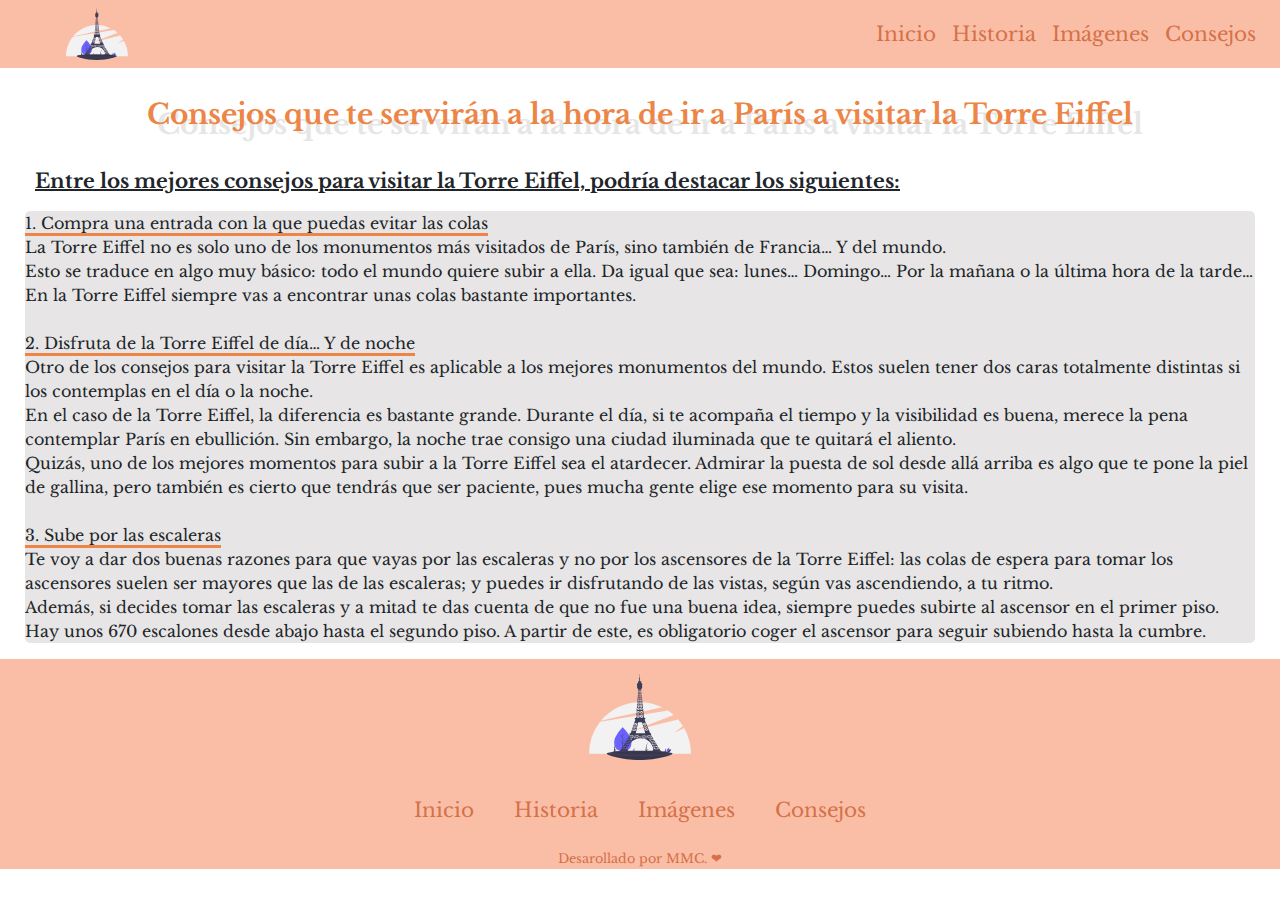
<file: pages/consejos.html>
<!DOCTYPE html>
<html lang="en">
<head>
    <meta charset="UTF-8">
    <meta name="viewport" content="width=device-width, initial-scale=1.0">
    <link rel="stylesheet" href="https://stackpath.bootstrapcdn.com/bootstrap/4.5.2/css/bootstrap.min.css"
    integrity="sha384-JcKb8q3iqJ61gNV9KGb8thSsNjpSL0n8PARn9HuZOnIxN0hoP+VmmDGMN5t9UJ0Z" crossorigin="anonymous">
    <link rel="stylesheet" href="https://cdnjs.cloudflare.com/ajax/libs/animate.css/4.1.1/animate.min.css"/>
  <link rel="stylesheet" href="../css/consejos.css">
    <title>Imágenes</title>
    <link rel="icon" type="image/png" href="../img/building_eiffel_landmark_paris_tower_icon_123148.png">
</head>
<body>
    <nav class="navbar navbar-expand-lg navbar-light">
        <img class="img-logo" src="../img/torre.svg" alt="logo">
        <button class="navbar-toggler" type="button" data-toggle="collapse" data-target="#navbarNavAltMarkup"
          aria-controls="navbarNavAltMarkup" aria-expanded="false" aria-label="Toggle navigation">
          <span class="navbar-toggler-icon"></span>
        </button>
        <div class="collapse navbar-collapse" id="navbarNavAltMarkup">
          <div class="navbar-nav ml-auto ">
            <a class="nav-link nav-link animate__animated animate__shakeY" href="../index.html">Inicio</a>
            <a class="nav-link nav-link animate__animated animate__shakeY animate__delay-2s" href="../pages/historia.html">Historia</a>
            <a class="nav-link nav-link animate__animated animate__shakeY animate__delay-3s" href="../pages/imagenes.html">Imágenes</a>
            <a class="nav-link nav-link animate__animated animate__shakeY animate__delay-4s" href="../pages/consejos.html">Consejos</a>
          </div>
        </div>
    </nav>
    <main class="contenido">
        <div class="col-12">
            <h3 class="titulo-principal animate__animated animate__fadeInTopRight">Consejos que te servirán a la hora de ir a París a visitar la Torre Eiffel</h3>
            <h5 class="subtitulo animate__animated animate__fadeInTopLeft">Entre los mejores consejos para visitar la Torre Eiffel, podría destacar los siguientes:</h5>
            <p class="parrafo animate__animated animate__rotateIn">
                <span class="item animate__animated animate__rotateInDownLeft animate__delay-1s">1. Compra una entrada con la que puedas evitar las colas <br></span>
                La Torre Eiffel no es solo uno de los monumentos más visitados de París, sino también de Francia… Y del mundo. <br>
                Esto se traduce en algo muy básico: todo el mundo quiere subir a ella. Da igual que sea: lunes… Domingo… Por la mañana o la última hora de la tarde…
                En la Torre Eiffel siempre vas a encontrar unas colas bastante importantes. <br><br>
                <span class="item animate__animated animate__rotateInDownRight animate__delay-2s">2. Disfruta de la Torre Eiffel de día… Y de noche</span> <br>
                Otro de los consejos para visitar la Torre Eiffel es aplicable a los mejores monumentos del mundo. Estos suelen tener dos caras totalmente distintas si los contemplas en el día o la noche. <br>
                En el caso de la Torre Eiffel, la diferencia es bastante grande. Durante el día, si te acompaña el tiempo y la visibilidad es buena, merece la pena contemplar París en ebullición. Sin embargo, la noche trae consigo una ciudad iluminada que te quitará el aliento. <br>
                Quizás, uno de los mejores momentos para subir a la Torre Eiffel sea el atardecer. Admirar la puesta de sol desde allá arriba es algo que te pone la piel de gallina, pero también es cierto que tendrás que ser paciente, pues mucha gente elige ese momento para su visita. <br> <br>
                <span class="item animate__animated animate__rotateInDownLeft animate__delay-3s">3. Sube por las escaleras</span> <br>
                Te voy a dar dos buenas razones para que vayas por las escaleras y no por los ascensores de la Torre Eiffel: las colas de espera para tomar los ascensores suelen ser mayores que las de las escaleras; y puedes ir disfrutando de las vistas, según vas ascendiendo, a tu ritmo. <br>
                Además, si decides tomar las escaleras y a mitad te das cuenta de que no fue una buena idea, siempre puedes subirte al ascensor en el primer piso. <br>
                Hay unos 670 escalones desde abajo hasta el segundo piso. A partir de este, es obligatorio coger el ascensor para seguir subiendo hasta la cumbre. <br>
            </p>
        </div>

    </main>



    <footer class="text-center">
        <img class="img-logo" src="../img/torre.svg" alt="logo">
        <div class="navbar-nav text-center">
          <a class="nav-link" href="../index.html">Inicio</a>
          <a class="nav-link" href="../pages/historia.html">Historia</a>
          <a class="nav-link" href="../pages/imagenes.html">Imágenes</a>
          <a class="nav-link" href="../pages/consejos.html">Consejos</a>
        </div>
        <small class="footer-nombre">Desarollado por MMC. ❤</small>
    </footer>
    
    
    
    
    
    
    <script src="https://code.jquery.com/jquery-3.5.1.slim.min.js"
        integrity="sha384-DfXdz2htPH0lsSSs5nCTpuj/zy4C+OGpamoFVy38MVBnE+IbbVYUew+OrCXaRkfj"
        crossorigin="anonymous"></script>
    <script src="https://cdn.jsdelivr.net/npm/popper.js@1.16.1/dist/umd/popper.min.js"
        integrity="sha384-9/reFTGAW83EW2RDu2S0VKaIzap3H66lZH81PoYlFhbGU+6BZp6G7niu735Sk7lN"
        crossorigin="anonymous"></script>
    <script src="https://stackpath.bootstrapcdn.com/bootstrap/4.5.2/js/bootstrap.min.js"
        integrity="sha384-B4gt1jrGC7Jh4AgTPSdUtOBvfO8shuf57BaghqFfPlYxofvL8/KUEfYiJOMMV+rV"
        crossorigin="anonymous"></script>
</body>
</html>
</file>
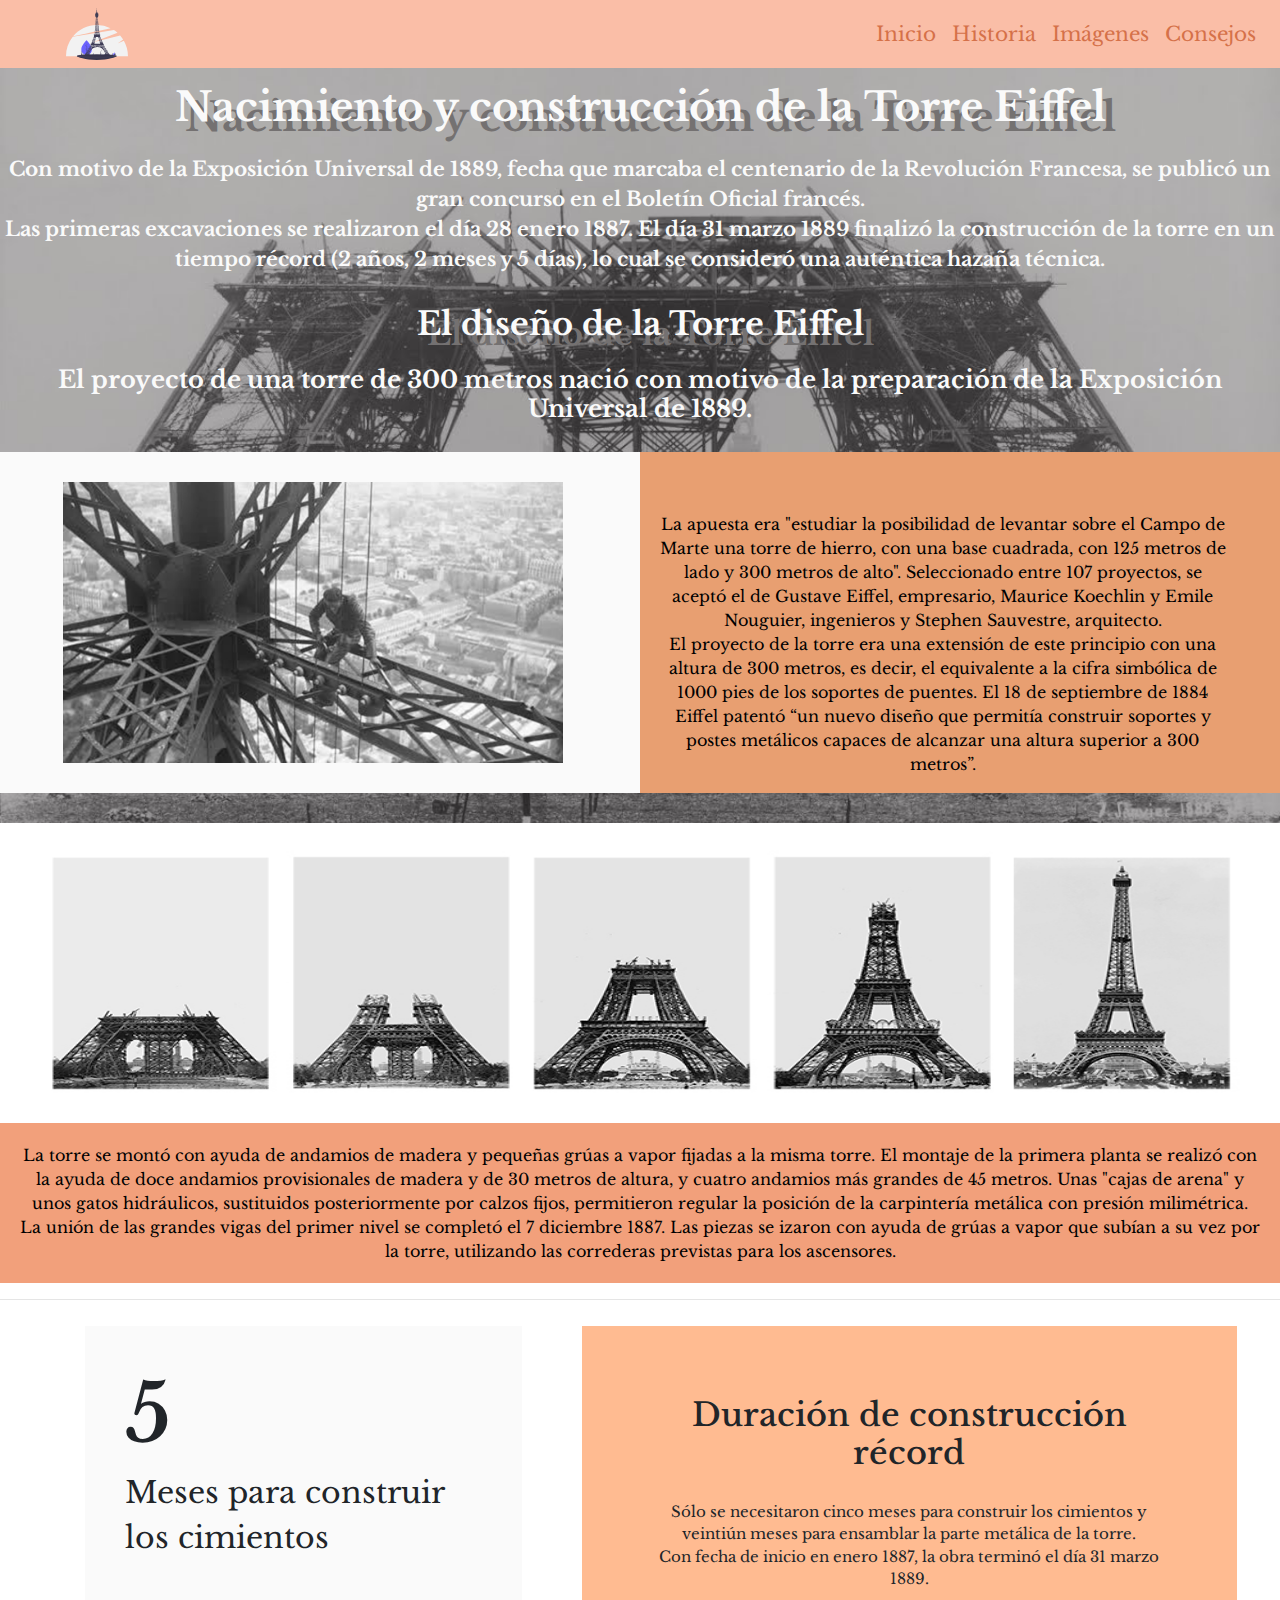
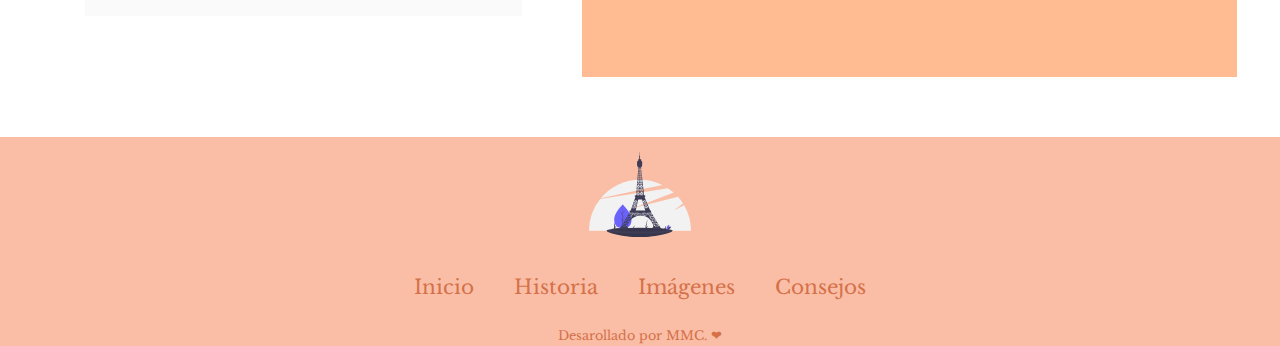
<file: pages/historia.html>
<!DOCTYPE html>
<html lang="en">

<head>
  <meta charset="UTF-8">
  <meta name="viewport" content="width=device-width, initial-scale=1.0">
  <link rel="stylesheet" href="https://stackpath.bootstrapcdn.com/bootstrap/4.5.2/css/bootstrap.min.css"
    integrity="sha384-JcKb8q3iqJ61gNV9KGb8thSsNjpSL0n8PARn9HuZOnIxN0hoP+VmmDGMN5t9UJ0Z" crossorigin="anonymous">
    <link rel="stylesheet" href="https://cdnjs.cloudflare.com/ajax/libs/animate.css/4.1.1/animate.min.css"/>
  <link rel="stylesheet" href="../css/historia.css">
  <title>Historia</title>
  <link rel="icon" type="image/png" href="../img/building_eiffel_landmark_paris_tower_icon_123148.png">
</head>

<body>
  <nav class="navbar navbar-expand-lg navbar-light">
    <img class="img-logo" src="../img/torre.svg" alt="logo">
    <button class="navbar-toggler" type="button" data-toggle="collapse" data-target="#navbarNavAltMarkup"
      aria-controls="navbarNavAltMarkup" aria-expanded="false" aria-label="Toggle navigation">
      <span class="navbar-toggler-icon"></span>
    </button>
    <div class="collapse navbar-collapse" id="navbarNavAltMarkup">
      <div class="navbar-nav ml-auto ">
        <a class="nav-link animate__animated animate__shakeY " href="../index.html">Inicio</a>
        <a class="nav-link animate__animated animate__shakeY animate__delay-2s" href="../pages/historia.html">Historia</a>
        <a class="nav-link  animate__animated animate__shakeY animate__delay-3s" href="../pages/imagenes.html">Imágenes</a>
        <a class="nav-link  animate__animated animate__shakeY animate__delay-4s" href="../pages/consejos.html">Consejos</a>
      </div>
    </div>
  </nav>
  <main class="contenido text-center justify-content-center">
    <section id="historia">
      <div class="text-center">
        <h1 class="titulo-historia animate__animated animate__backInDown">Nacimiento y construcción de la Torre Eiffel</h1>
        <P class="parrafo-historia animate__animated animate__backInUp animate__delay-2s">Con motivo de la Exposición Universal de 1889, fecha que marcaba el centenario
          de la Revolución Francesa, se publicó un gran concurso en el Boletín Oficial francés. <br>
          Las primeras excavaciones se realizaron el día 28 enero 1887. El día 31 marzo 1889 finalizó la construcción
          de la torre en un tiempo récord (2 años, 2 meses y 5 días), lo cual se consideró una auténtica hazaña
          técnica.</P>
        <h2 class="titulo-historia animate__animated animate__backInDown">El diseño de la Torre Eiffel</h2>
        <h4 class="subtitulo-historia animate__animated animate__backInUp animate__delay-2s">El proyecto de una torre de 300 metros nació con motivo de la preparación de la
          Exposición Universal de 1889.</h4>
        <div class="row">
          <div class="left col-md-6 text-center justify-content-center">
            <img src="../img/construcc.jpg" class="img-construccion animate__animated animate__backInLeft" alt="construcción">
          </div>
          <div class="right col-md-6 text-center justify-content-center">
            <p class="parrafo-secundario animate__animated animate__backInRight">La apuesta era "estudiar la posibilidad de levantar sobre el Campo de Marte
              una
              torre de hierro, con una base cuadrada, con 125 metros de lado y 300 metros de alto". Seleccionado entre
              107
              proyectos, se aceptó el de Gustave Eiffel, empresario, Maurice Koechlin y Emile Nouguier, ingenieros y
              Stephen Sauvestre, arquitecto. </br>

              El proyecto de la torre era una extensión de este principio con una altura de 300 metros, es decir, el
              equivalente a la cifra simbólica de 1000 pies de los soportes de puentes. El 18 de septiembre de 1884
              Eiffel
              patentó “un nuevo diseño que permitía construir soportes y postes metálicos capaces de alcanzar una altura
              superior a 300 metros”.</p>
          </div>
        </div>
        <img class="img-torre img-fluid" src="../img/eiffel.jpg" alt="Torre">
        <p class="parrafo-secundario2">La torre se montó con ayuda de andamios de madera y pequeñas grúas a vapor
          fijadas
          a la misma torre.

          El montaje de la primera planta se realizó con la ayuda de doce andamios provisionales de madera y de 30
          metros de altura, y cuatro andamios más grandes de 45 metros.

          Unas "cajas de arena" y unos gatos hidráulicos, sustituidos posteriormente por calzos fijos, permitieron
          regular la posición de la carpintería metálica con presión milimétrica.

          La unión de las grandes vigas del primer nivel se completó el 7 diciembre 1887. Las piezas se izaron con ayuda
          de grúas a vapor que subían a su vez por la torre, utilizando las correderas previstas para los ascensores.
        </p>
        <hr>
        <div class="row ">
          <div class="col-md-4 numero">
            <h2 class="numero-meses">5</h2>
            <p class="meses">Meses para construir los cimientos</p>
          </div>
          <div class="col-md-6 duracion">
            <h2 class="titulo-duracion">Duración de construcción récord</h2>
            <p class="texto-duracion">Sólo se necesitaron cinco meses para construir los cimientos y veintiún meses para
              ensamblar la parte metálica de la torre. </br>
              Con fecha de inicio en enero 1887, la obra terminó el día 31 marzo 1889.
            </p>
          </div>
        </div>
      </div>
    </section>
  </main>
  <footer class="text-center">
    <img class="img-logo" src="../img/torre.svg" alt="logo">
    <div class="navbar-nav text-center">
      <a class="nav-link" href="../index.html">Inicio</a>
      <a class="nav-link" href="../pages/historia.html">Historia</a>
      <a class="nav-link" href="../pages/imagenes.html">Imágenes</a>
      <a class="nav-link" href="../pages/consejos.html">Consejos</a>
    </div>
    <small class="footer-nombre">Desarollado por MMC. ❤</small>
  </footer>






  <script src="https://code.jquery.com/jquery-3.5.1.slim.min.js"
    integrity="sha384-DfXdz2htPH0lsSSs5nCTpuj/zy4C+OGpamoFVy38MVBnE+IbbVYUew+OrCXaRkfj"
    crossorigin="anonymous"></script>
  <script src="https://cdn.jsdelivr.net/npm/popper.js@1.16.1/dist/umd/popper.min.js"
    integrity="sha384-9/reFTGAW83EW2RDu2S0VKaIzap3H66lZH81PoYlFhbGU+6BZp6G7niu735Sk7lN"
    crossorigin="anonymous"></script>
  <script src="https://stackpath.bootstrapcdn.com/bootstrap/4.5.2/js/bootstrap.min.js"
    integrity="sha384-B4gt1jrGC7Jh4AgTPSdUtOBvfO8shuf57BaghqFfPlYxofvL8/KUEfYiJOMMV+rV"
    crossorigin="anonymous"></script>
</body>

</html>
</file>
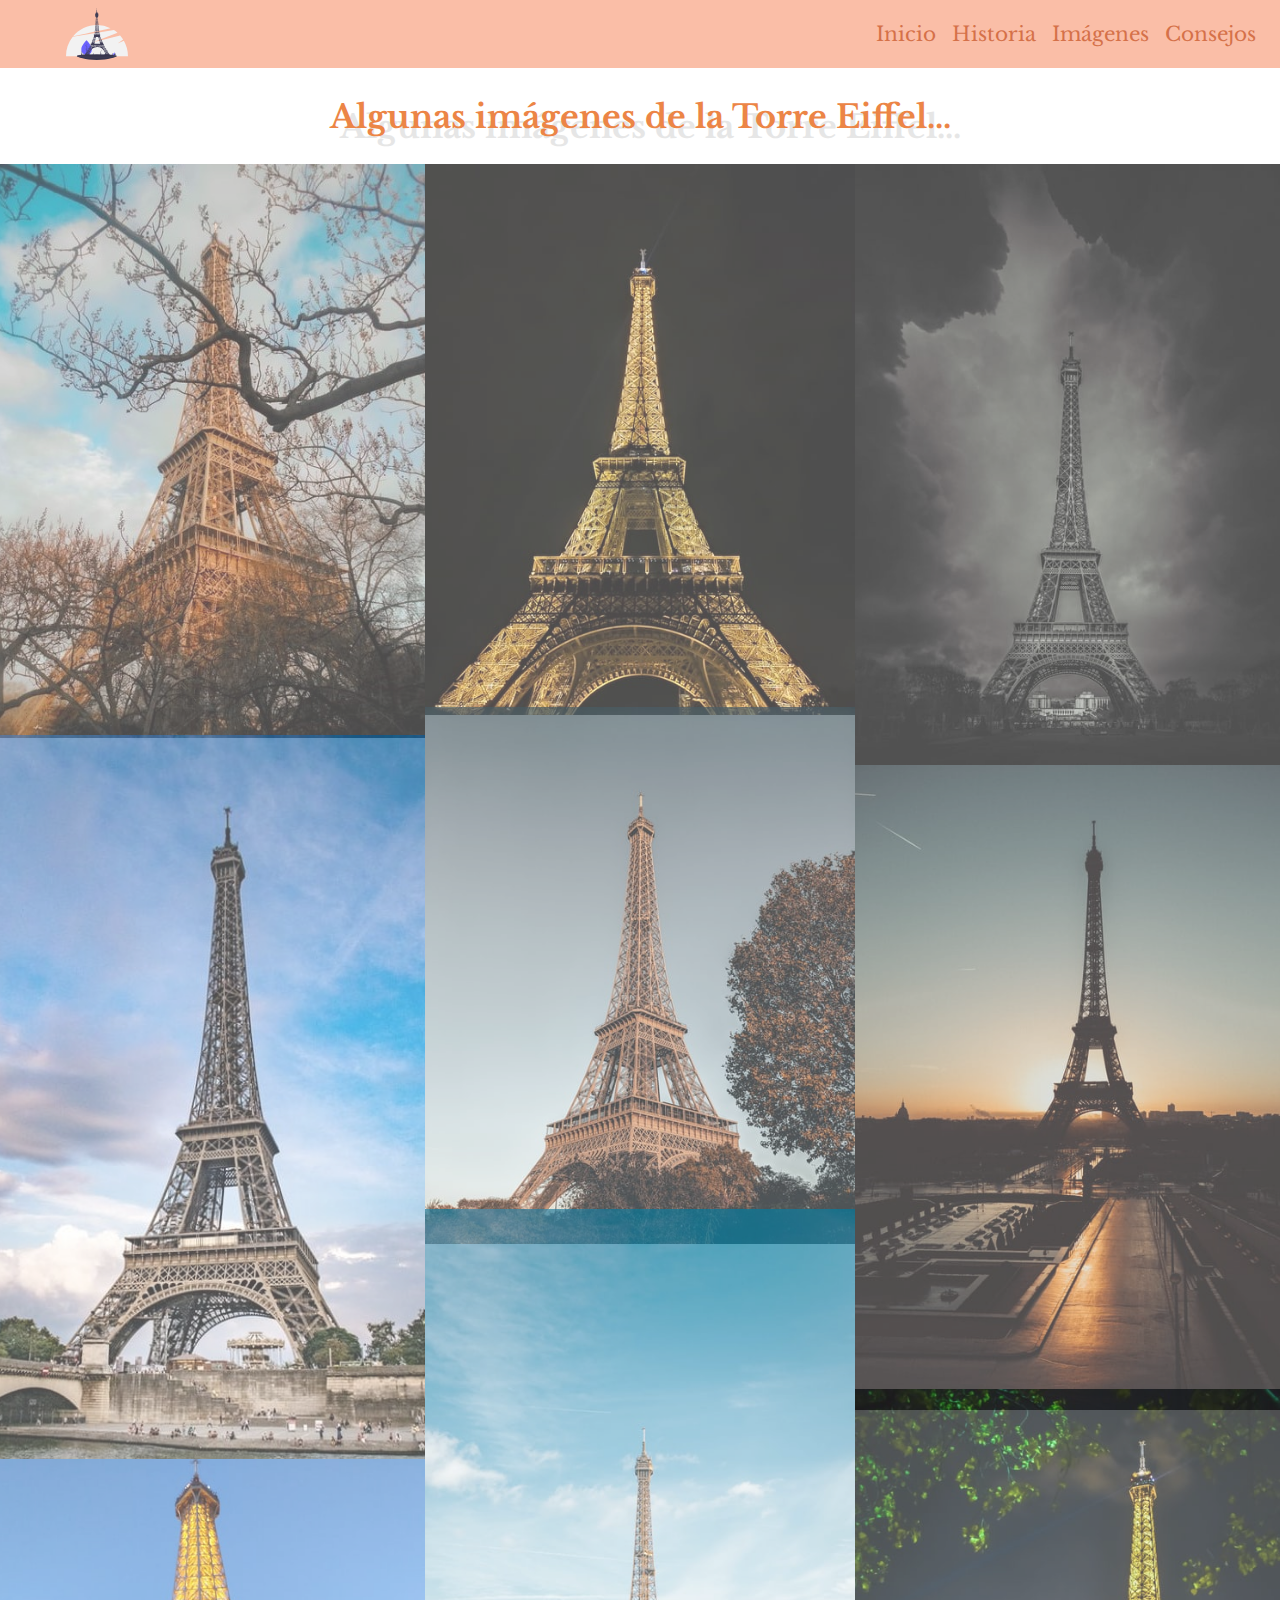
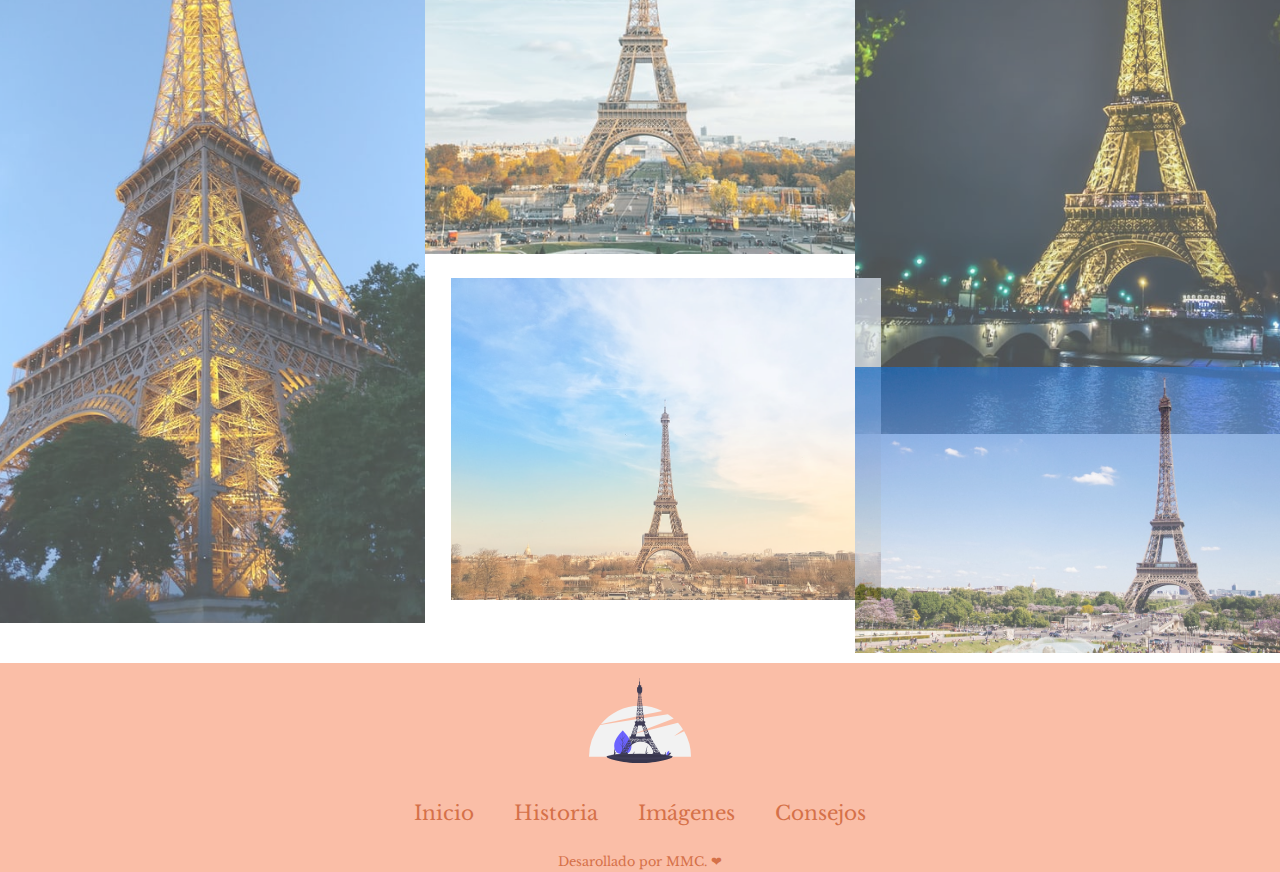
<file: pages/imagenes.html>
<!DOCTYPE html>
<html lang="en">
<head>
    <meta charset="UTF-8">
    <meta name="viewport" content="width=device-width, initial-scale=1.0">
    <link rel="stylesheet" href="https://stackpath.bootstrapcdn.com/bootstrap/4.5.2/css/bootstrap.min.css"
    integrity="sha384-JcKb8q3iqJ61gNV9KGb8thSsNjpSL0n8PARn9HuZOnIxN0hoP+VmmDGMN5t9UJ0Z" crossorigin="anonymous">
    <link rel="stylesheet" href="https://cdnjs.cloudflare.com/ajax/libs/animate.css/4.1.1/animate.min.css"/>
    <link rel="stylesheet" href="../css/imagenes.css">
    <title>Imágenes</title>
    <link rel="icon" type="image/png" href="../img/building_eiffel_landmark_paris_tower_icon_123148.png">
</head>
<body>
    <nav class="navbar navbar-expand-lg navbar-light">
        <img class="img-logo" src="../img/torre.svg" alt="logo">
        <button class="navbar-toggler" type="button" data-toggle="collapse" data-target="#navbarNavAltMarkup"
          aria-controls="navbarNavAltMarkup" aria-expanded="false" aria-label="Toggle navigation">
          <span class="navbar-toggler-icon"></span>
        </button>
        <div class="collapse navbar-collapse" id="navbarNavAltMarkup">
          <div class="navbar-nav ml-auto ">
            <a class="nav-link nav-link animate__animated animate__shakeY" href="../index.html">Inicio</a>
            <a class="nav-link nav-link animate__animated animate__shakeY animate__delay-2s" href="../pages/historia.html">Historia</a>
            <a class="nav-link nav-link animate__animated animate__shakeY animate__delay-3s" href="../pages/imagenes.html">Imágenes</a>
            <a class="nav-link nav-link animate__animated animate__shakeY animate__delay-4s" href="../pages/consejos.html">Consejos</a>
          </div>
        </div>
    </nav>
    <main class="contenido-principal">
        <div class="col-md-12">
            <h2 class="titulo-principal animate__animated animate__jackInTheBox animate__delay-1s">Algunas imágenes de la Torre Eiffel...</h2>
        </div>
        <div class="row">
            <div class="col-md-4 caja">
                <img class="torre-img img1" src="../img/img1.jpg" alt="Torre Eiffel">
            </div>
            <div class="col-md-4 caja">
                <img class="torre-img img2" src="../img/img2.jpg" alt="Torre Eiffel">
            </div>
            <div class="col-md-4 caja">
                <img class="torre-img img3" src="../img/img3.jpg" alt="Torre Eiffel">
            </div>
            <div class="col-md-4 caja">
                <img class="torre-img img4" src="../img/img5.jpg" alt="Torre Eiffel">
            </div>
            <div class="col-md-4 caja">
                <img class="torre-img img5" src="../img/img6.jpg" alt="Torre Eiffel">
            </div>
            <div class="col-md-4 caja">
                <img class="torre-img img6" src="../img/img7.jpg" alt="Torre Eiffel">
            </div>
            <div class="col-md-4 caja">
                <img class="torre-img img7" src="../img/img8.jpg" alt="Torre Eiffel">
            </div>
            <div class="col-md-4 caja">
                <img class="torre-img img8" src="../img/img9.jpg" alt="Torre Eiffel">
            </div>
            <div class="col-md-4 caja">
                <img class="torre-img img9" src="../img/img4.jpg" alt="Torre Eiffel">
            </div>
            <div class="col-md-4 caja caja10">
                <img class="torre-img img10" src="../img/img11.jpg" alt="Torre Eiffel">
            </div>
             <div class="col-md-4 caja caja11">
                <img class="torre-img img11" src="../img/img10.jpg" alt="Torre Eiffel">
            </div>
        </div>
    </main>



    <footer class="text-center">
        <img class="img-logo" src="../img/torre.svg" alt="logo">
        <div class="navbar-nav text-center">
          <a class="nav-link" href="../index.html">Inicio</a>
          <a class="nav-link" href="../pages/historia.html">Historia</a>
          <a class="nav-link" href="../pages/imagenes.html">Imágenes</a>
          <a class="nav-link" href="../pages/consejos.html">Consejos</a>
        </div>
        <small class="footer-nombre">Desarollado por MMC. ❤</small>
    </footer>
    
    
    
    
    
    
    <script src="https://code.jquery.com/jquery-3.5.1.slim.min.js"
        integrity="sha384-DfXdz2htPH0lsSSs5nCTpuj/zy4C+OGpamoFVy38MVBnE+IbbVYUew+OrCXaRkfj"
        crossorigin="anonymous"></script>
    <script src="https://cdn.jsdelivr.net/npm/popper.js@1.16.1/dist/umd/popper.min.js"
        integrity="sha384-9/reFTGAW83EW2RDu2S0VKaIzap3H66lZH81PoYlFhbGU+6BZp6G7niu735Sk7lN"
        crossorigin="anonymous"></script>
    <script src="https://stackpath.bootstrapcdn.com/bootstrap/4.5.2/js/bootstrap.min.js"
        integrity="sha384-B4gt1jrGC7Jh4AgTPSdUtOBvfO8shuf57BaghqFfPlYxofvL8/KUEfYiJOMMV+rV"
        crossorigin="anonymous"></script>
</body>
</html>
</file>
<file: css/consejos.css>
@import url('https://fonts.googleapis.com/css2?family=Libre+Baskerville&display=swap');
body {
    margin: 0;
    padding: 0;
    overflow-x: hidden;
    font-family: 'Libre Baskerville', serif;
}
/*Estilos navbar*/
.navbar {
    background-color: #fabea7;
}
.navbar-nav a {
    font-size: 20px;
    color: #d57149 !important;
    transition: 300ms;
}
.img-logo{
    width: 5%;
    height: 2%;
    margin-left: 50px;
    animation: rotate 3s infinite;
    animation-name: rotate;
    animation-duration: 3s;
    animation-timing-function: ease;
    animation-delay: 0s;
    animation-iteration-count: infinite;
    animation-direction: normal;
    animation-fill-mode: none;
    animation-play-state: running;
}
.navbar-nav a:hover {
    margin-bottom: 0;
    border-bottom: 4px #e89f71 solid;
    transform: scale(1.2);
}
.navbar-toggler .navbar-toggler-icon {
    background-color: #e89f71;
}
/*Fin de los estilos de navbar*/
.contenido {
    margin: 10px;
}
.contenido .titulo-principal {
    padding: 20px 20px;
    color: #ec8546;
    text-align: center;
    font-weight: bold;
    text-shadow: 10px 10px rgb(230, 230, 230);
}
.contenido .parrafo {
    background-color: #e7e5e5;
    border-radius: 5px;
}
.contenido .subtitulo {
    padding: 10px;
    font-weight: bold;
    text-decoration: underline;
}
.contenido .item {
    border-bottom:3px solid #ec8546;
}






/****Estilos footer***/
footer {
    background-color: #fabea7;
}
footer .img-logo {
   width: 8%;
   margin: 15px;
}
footer .navbar-nav{
    display: flex;
    flex-direction: inherit;
    align-items: center;
    justify-content: center;
}
footer .navbar-nav .nav-link {
    padding: 20px; 
    transition: 300ms;
}
footer .navbar-nav a:hover {
    scale: 1.5;
    border: none;
    transform: scale(1.2);
}
footer .footer-nombre {
    color:  #d57149;
}
/*Fin de los estilos footer*/






/************* KEYFRAMES **********/
@keyframes rotate {
    0%, 100% {
        transform: rotate(20deg);
    }
    50% {
        transform: rotate(-20deg);
    }
}
/************* MEDIA **************/
@media (max-width: 767px) {
    body {
        overflow-x: hidden;
    }
    .img-logo{
        width: 20%;
        height: 10%;
        margin: 0;
    }
    
    footer .img-logo {
        width: 20%;
    }
    footer .navbar-nav .nav-link {
        padding: 4px;
    }
}
@media (min-width: 768px) and (max-width: 1200px) {
   
}
</file>
<file: css/historia.css>
@import url('https://fonts.googleapis.com/css2?family=Libre+Baskerville&display=swap');
body {
    margin: 0;
    padding: 0;
    overflow-x: hidden;
    font-family: 'Libre Baskerville', serif;
}
.navbar {
    background-color: #fabea7;
}
.navbar-nav a {
    font-size: 20px;
    color: #d57149 !important;
    transition: 300ms;
}
.img-logo{
    width: 5%;
    height: 2%;
    margin-left: 50px;
    animation: rotate 3s infinite;
    animation-name: rotate;
    animation-duration: 3s;
    animation-timing-function: ease;
    animation-delay: 0s;
    animation-iteration-count: infinite;
    animation-direction: normal;
    animation-fill-mode: none;
    animation-play-state: running;
}
.navbar-nav a:hover {
    margin-bottom: 0;
    border-bottom: 4px #e89f71 solid;
    transform: scale(1.2);
}
.navbar-toggler .navbar-toggler-icon {
    background-color: #e89f71;
}
.contenido {
    width: 100%;
}
#historia {
    display: flex;
    align-items: center;
    justify-content: center;
    background: url(../img/torre.jpg);
    background-size: cover;
    background-repeat: repeat;
    background-attachment: fixed;
    padding-bottom: 50px;
}
#historia .titulo-historia {
    color: #fafafa;
    font-weight: bold;
    text-shadow: 10px 10px #747171;
    padding: 15px;
}
#historia .parrafo-historia {
    color: #fafafa;
    font-size: 20px;
    font-weight: bold;
}
#historia .subtitulo-historia {
    color: #fafafa;
    font-weight: bold;
}
#historia .right {
    width: 80%;
    background-color: #e89f71;
    margin-top: 20px;
}
#historia .parrafo-secundario {
    color: #000;
    font-size: 16px;
    margin: 60px 50px 0 0;
}
#historia .left {
    width: 80%;
    background-color: #fafafa;
    margin-top: 20px;
}
#historia .left .img-construccion {
    width: 80%;
    margin: 30px 30px;
}
#historia .img-torre {
    width: 100%;
    height: 300px;
    margin-top: 30px;
}
#historia .parrafo-secundario2 {
    background-color: #f2a07b;
    color: #000;
    font-size: 16px;
   margin-bottom: 10px;
    padding: 20px;
}
#historia .numero {
    margin: 10px 0 10px 100px;
    background-color: #fafafa;
    padding: 40px;
    height: 10%;
}
#historia .numero .numero-meses {
    float: left;
    font-size: 80px;
}
#historia .numero .meses {
    display: inline-block;
    text-align: left;
    font-size: 30px;
}
#historia .duracion {
    background-color: #ffbb91;
    margin: 10px 0 10px 60px;
    padding: 70px;
    height: 10%;
}
#historia .duracion .titulo-duracion {
    padding-bottom: 20px;
}
#historia .duracion .texto-duracion {
    font-size: 15px;
}
footer {
    background-color: #fabea7;
}
footer .img-logo {
   width: 8%;
   margin: 15px;
}
footer .navbar-nav{
    display: flex;
    flex-direction: inherit;
    align-items: center;
    justify-content: center;
}
footer .navbar-nav .nav-link {
    padding: 20px; 
    transition: 300ms;
}
footer .navbar-nav a:hover {
    scale: 1.5;
    border: none;
    transform: scale(1.2);
}
footer .footer-nombre {
    color:  #d57149;
}







/************* KEYFRAMES **********/
@keyframes rotate {
    0%, 100% {
        transform: rotate(20deg);
    }
    50% {
        transform: rotate(-20deg);
    }
}
/************* MEDIA **************/
@media (max-width: 767px) {
    body {
        overflow-x: hidden;
    }
    .img-logo{
        width: 20%;
        height: 10%;
        margin: 0;
    }
    #historia .right {
        width: 96%;
    }
    #historia .parrafo-secundario {
        margin: 0;
    }
    #historia .left {
        width: 96%;
    }
    #historia .left .img-construccion {
        width: 90%;
        margin: 30px 0 30px 15px;
    }
    #historia .numero {
        margin: 10px 0 10px 0;
        width: 96%;
    }
    #historia .duracion {
        margin: 10px 0 10px 0;
        width: 96%;
    }
    footer .img-logo {
        width: 20%;
    }
    footer .navbar-nav .nav-link {
        padding: 4px;
    }
}
@media (min-width: 768px) and (max-width: 1200px) {
   
}
</file>
<file: css/imagenes.css>
@import url('https://fonts.googleapis.com/css2?family=Libre+Baskerville&display=swap');
body {
    margin: 0;
    padding: 0;
    overflow-x: hidden;
    font-family: 'Libre Baskerville', serif;
}
/*Estilos navbar*/
.navbar {
    background-color: #fabea7;
}
.navbar-nav a {
    font-size: 20px;
    color: #d57149 !important;
    transition: 300ms;
}
.img-logo{
    width: 5%;
    height: 2%;
    margin-left: 50px;
    animation: rotate 3s infinite;
    animation-name: rotate;
    animation-duration: 3s;
    animation-timing-function: ease;
    animation-delay: 0s;
    animation-iteration-count: infinite;
    animation-direction: normal;
    animation-fill-mode: none;
    animation-play-state: running;
}
.navbar-nav a:hover {
    margin-bottom: 0;
    border-bottom: 4px #e89f71 solid;
    transform: scale(1.2);
}
.navbar-toggler .navbar-toggler-icon {
    background-color: #e89f71;
}
/*Fin de los estilos de navbar*/

.contenido-principal {
    margin: 10px 10px;
}
.contenido-principal .titulo-principal {
    padding: 20px 20px;
    color: #ec8546;
    text-align: center;
    font-weight: bold;
    text-shadow: 10px 10px rgb(230, 230, 230);
}
.contenido-principal .caja {
    width: 100%;
    height: 100%;
    margin: 0;
    padding: 0;
}
.contenido-principal .caja .torre-img {
    width: 100%;
    filter: opacity(.7);
    transition-duration: 0.5s;
}
.contenido-principal .caja .img4 {
    position: relative;
    bottom: 30px;
}
.contenido-principal .caja .img5 {
    position: relative;
    bottom: 58px;
}
.contenido-principal .caja .img7 {
    position: relative;
    bottom: 30px;
}
.contenido-principal .caja .img8 {
    position: relative;
    bottom: 280px;
}
.contenido-principal .caja .img9 {
    position: relative;
    bottom: 100px;
}
.contenido-principal .caja10 {
    display: block;
    margin-left: auto;
    margin-right: auto;
}
.contenido-principal .caja .img10 {
    position: absolute;
    bottom: 53px;
    left: 241px;
}
.contenido-principal .caja .img11 {
    position: absolute;
    bottom: 0px;
}
/*****Hover*****/
.contenido-principal .caja .img1:hover {
    transform: rotateZ(360deg);
    filter: saturate(150%);
}
.contenido-principal .caja .img2:hover {
    transform: scale(0.8);
    box-shadow:0px 0px 30px #ccc;
}
.contenido-principal .caja .img3:hover {
    transform: rotateZ(360deg);
    filter: saturate(150%);
}
.contenido-principal .caja .img4:hover {
    transform: scale(0.8);
    box-shadow:0px 0px 30px #ccc;
}
.contenido-principal .caja .img5:hover {
    transform: rotateZ(360deg);
    filter: saturate(150%);
}
.contenido-principal .caja .img6:hover {
    transform: scale(0.8);
    box-shadow:0px 0px 30px #ccc;
}
.contenido-principal .caja .img7:hover {
    transform: rotateZ(360deg);
    filter: saturate(150%);
}
.contenido-principal .caja .img8:hover {
    transform: scale(0.8);
    box-shadow:0px 0px 30px #ccc;
}
.contenido-principal .caja .img9:hover {
    transform: rotateZ(360deg);
    filter: saturate(150%);
}
.contenido-principal .caja .img10:hover {
    transform: scale(0.8);
    box-shadow:0px 0px 30px #ccc;
}
.contenido-principal .caja .img11:hover {
    transform: rotateZ(360deg);
    filter: saturate(150%);
}

/****Estilos footer***/
footer {
    background-color: #fabea7;
}
footer .img-logo {
   width: 8%;
   margin: 15px;
}
footer .navbar-nav{
    display: flex;
    flex-direction: inherit;
    align-items: center;
    justify-content: center;
}
footer .navbar-nav .nav-link {
    padding: 20px; 
    transition: 300ms;
}
footer .navbar-nav a:hover {
    scale: 1.5;
    border: none;
    transform: scale(1.2);
}
footer .footer-nombre {
    color:  #d57149;
}
/*Fin de los estilos footer*/






/************* KEYFRAMES **********/
@keyframes rotate {
    0%, 100% {
        transform: rotate(20deg);
    }
    50% {
        transform: rotate(-20deg);
    }
}
/************* MEDIA **************/
@media (max-width: 767px) {
    body {
        overflow-x: hidden;
    }
    .img-logo{
        width: 20%;
        height: 10%;
        margin: 0;
    }
    .contenido-principal .caja .img6 {
        position: relative;
        bottom: 60px;
    }
    .contenido-principal .caja .img7 {
        position: relative;
        bottom: 60px;
    }
    .contenido-principal .caja .img8 {
        position: relative;
        bottom: 60px;
    }
    .contenido-principal .caja .img9 {
        position: relative;
        bottom: 60px;
    }
    .contenido-principal .caja .img10 {
       display: none;
    }
    .contenido-principal .caja .img11 {
       display: none;
    }
    footer .img-logo {
        width: 20%;
    }
    footer .navbar-nav .nav-link {
        padding: 4px;
    }
}
@media (min-width: 768px) and (max-width: 1200px) {
   
}
</file>
